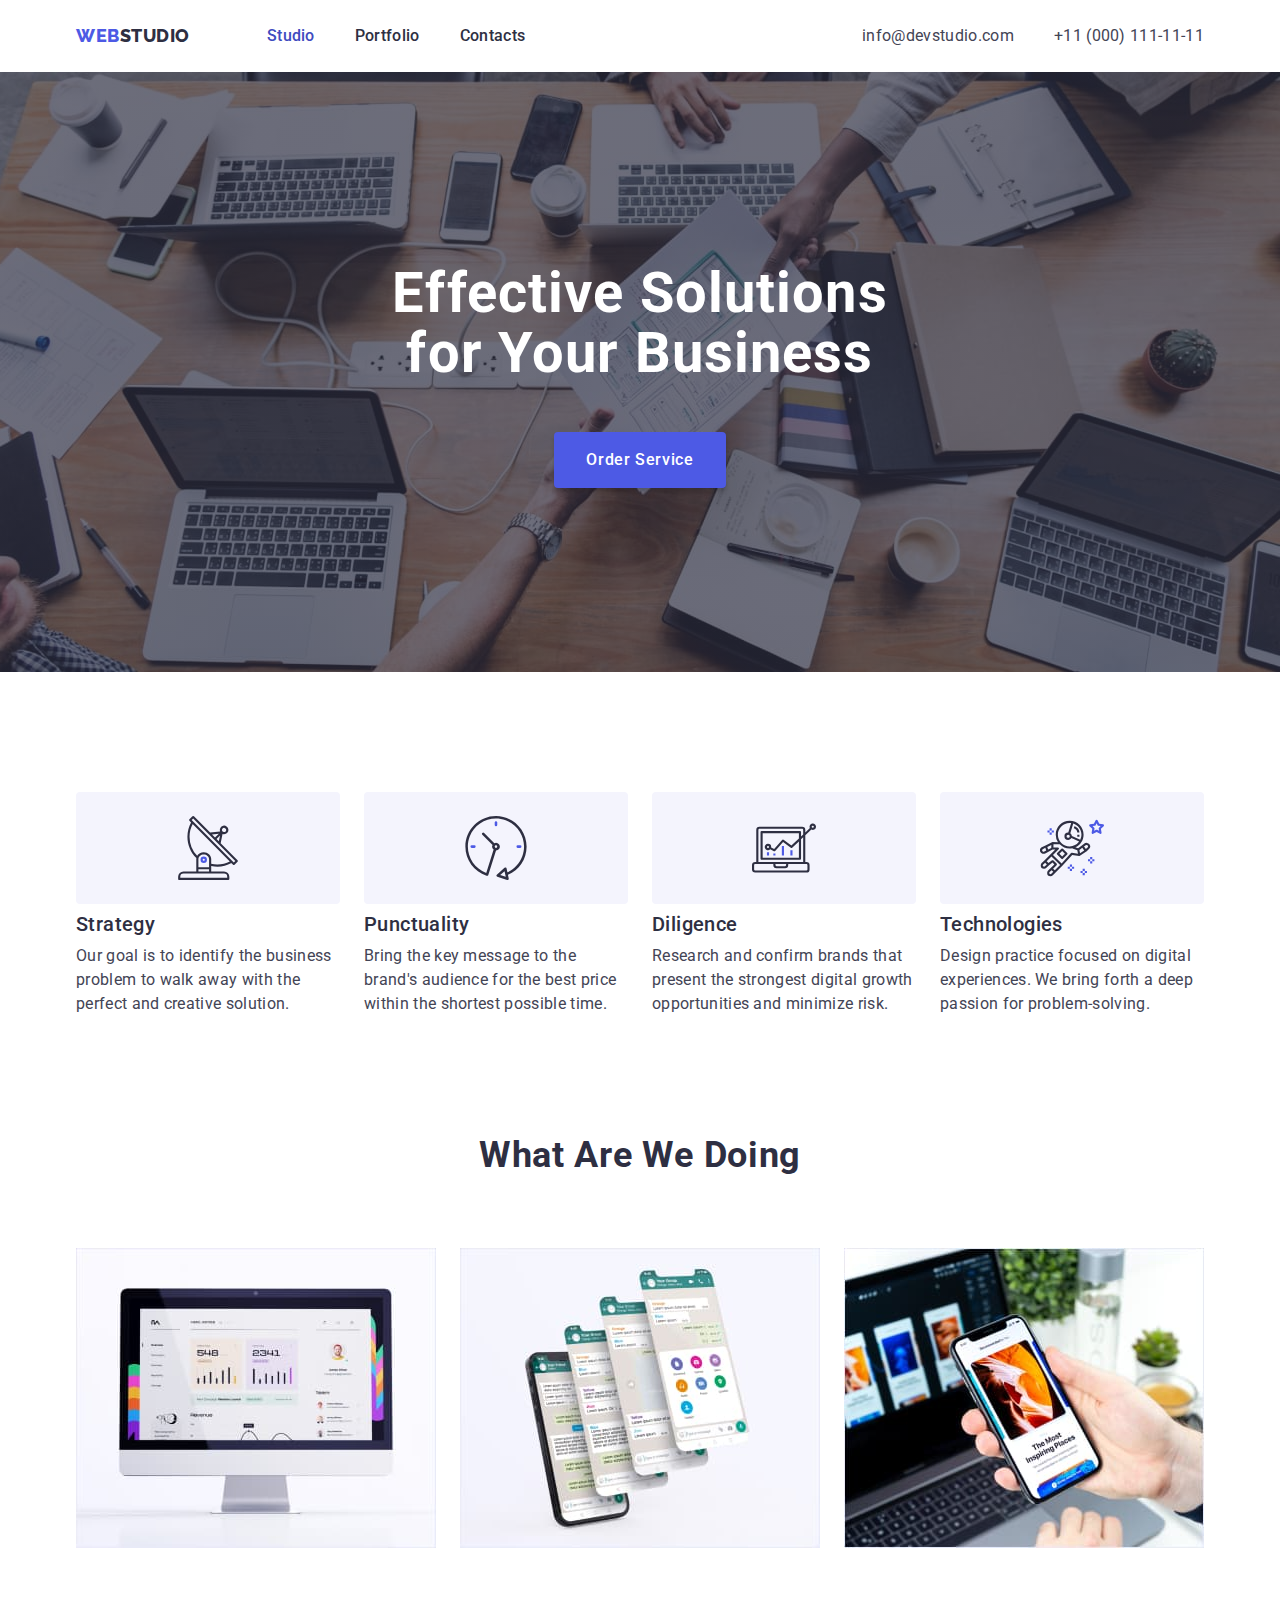
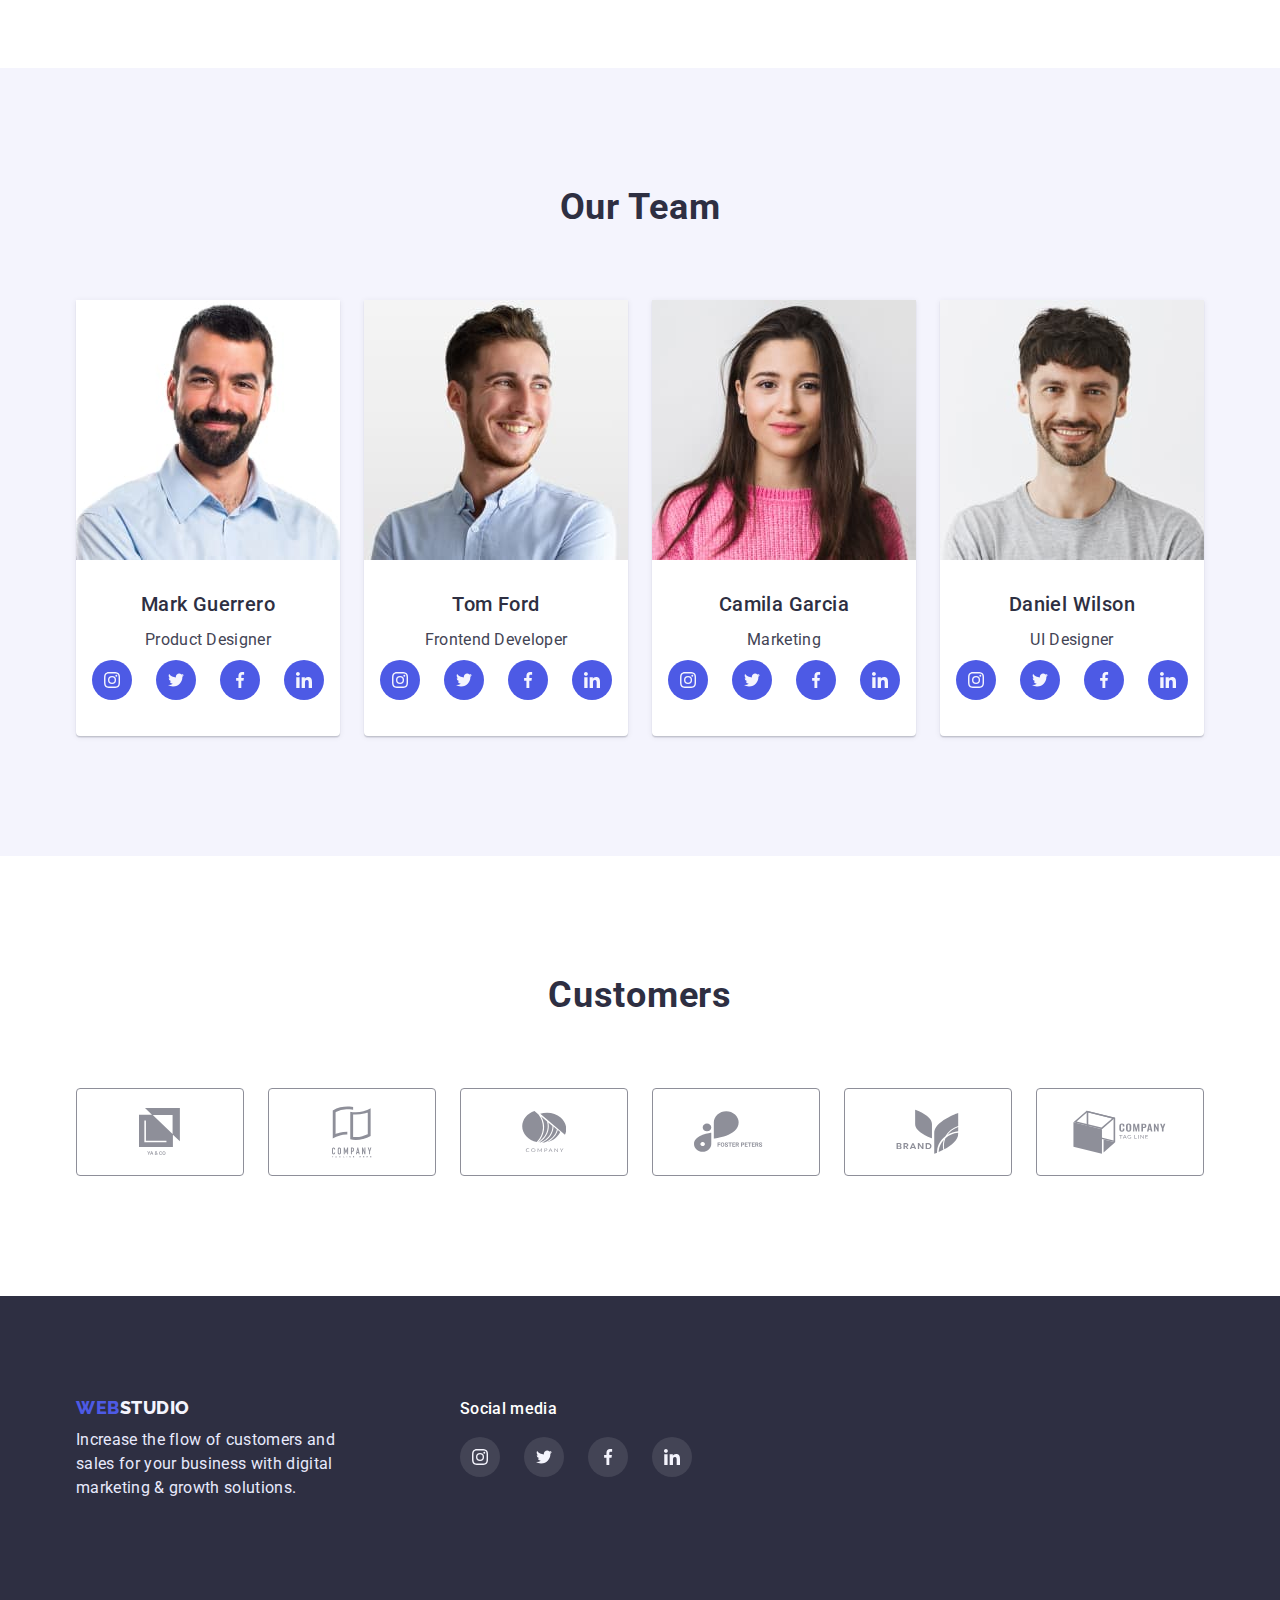
<file: index.html>
<!DOCTYPE html>
<html lang="en">
  <head>
    <meta charset="UTF-8" />
    <meta http-equiv="X-UA-Compatible" content="IE=edge" />
    <meta name="viewport" content="width=<device-width>, initial-scale=1.0" />
    <link rel="preconnect" href="https://fonts.googleapis.com" />
    <link rel="preconnect" href="https://fonts.gstatic.com" crossorigin />
    <link
      href="https://fonts.googleapis.com/css2?family=Raleway:wght@800&family=Roboto:wght@400;500;700&display=swap"
      rel="stylesheet"
    />
    <link
      rel="stylesheet"
      href="https://cdnjs.cloudflare.com/ajax/libs/modern-normalize/1.1.0/modern-normalize.min.css"
    />
    <link rel="stylesheet" href="./css/styles.css" />
    <title>Studio</title>
  </head>

  <body>
    <!-- Header -->
    <header class="header-section">
      <div class="container main-nav">
        <nav class="nav">
          <!-- Logotype -->
          <a href="./index.html" class="logo link"
            >Web<span class="logo-header">Studio</span></a
          >
          <!-- Navigation to other pages -->
          <ul class="site-nav list">
            <li class="item">
              <a href="./index.html" class="link current">Studio</a>
            </li>
            <li class="item">
              <a href="./portfolio.html" class="link">Portfolio</a>
            </li>
            <li class="item">
              <a href="#" class="link">Contacts</a>
            </li>
          </ul>
        </nav>
        <ul class="contacts list">
          <!-- Link to email address  -->
          <li class="item">
            <a href="mailto:info@devstudio.com" class="link"
              >info@devstudio.com</a
            >
          </li>
          <!-- Link to phone number -->
          <li class="item">
            <a href="tel:+110001111111" class="link">+11 (000) 111-11-11</a>
          </li>
        </ul>
      </div>
    </header>
    <!-- Main page content -->
    <main>
      <!-- Main banner (hero)-->
      <section class="hero">
        <div class="container">
          <h1 class="hero-title">Effective Solutions for Your Business</h1>
          <button type="button" class="hero-btn">Order Service</button>
        </div>
      </section>
      <!-- Features -->
      <section class="section features-section">
        <div class="container">
          <h2 class="section-title visually-hidden">Features</h2>
          <ul class="features-list list">
            <li class="item icon-antenna">
              <div class="features-icon">
                <svg class="icon-img">
                  <use href="./images/icons.svg#icon-antenna"></use>
                </svg>
              </div>
              <h3 class="title">Strategy</h3>
              <p class="text">
                Our goal is to identify the business problem to walk away with
                the perfect and creative solution.
              </p>
            </li>
            <li class="item icon-clock">
              <div class="features-icon">
                <svg class="icon-img">
                  <use href="./images/icons.svg#icon-clock"></use>
                </svg>
              </div>
              <h3 class="title">Punctuality</h3>
              <p class="text">
                Bring the key message to the brand's audience for the best price
                within the shortest possible time.
              </p>
            </li>
            <li class="item icon-diagram">
              <div class="features-icon">
                <svg class="icon-img">
                  <use href="./images/icons.svg#icon-diagram"></use>
                </svg>
              </div>
              <h3 class="title">Diligence</h3>
              <p class="text">
                Research and confirm brands that present the strongest digital
                growth opportunities and minimize risk.
              </p>
            </li>
            <li class="item icon-astronaut">
              <div class="features-icon">
                <svg class="icon-img">
                  <use href="./images/icons.svg#icon-astronaut"></use>
                </svg>
              </div>
              <h3 class="title">Technologies</h3>
              <p class="text">
                Design practice focused on digital experiences. We bring forth a
                deep passion for problem-solving.
              </p>
            </li>
          </ul>
        </div>
      </section>
      <!-- What are we doing -->
      <section class="section">
        <div class="container">
          <h2 class="section-title">What are we doing</h2>
          <ul class="work-list list">
            <li class="item">
              <img
                src="./images/img1.jpg"
                alt="the site is displayed on the monitor"
                width="360"
                height="300"
              />
            </li>
            <li class="item">
              <img
                src="./images/img2.jpg"
                alt="image layout for mobile"
                width="360"
                height="300"
              />
            </li>
            <li class="item">
              <img
                src="./images/img3.jpg"
                alt="the site is displayed on a mobile phone"
                width="360"
                height="300"
              />
            </li>
          </ul>
        </div>
      </section>
      <!-- Our Team -->
      <section class="section team-section">
        <div class="container">
          <h2 class="section-title">Our Team</h2>
          <ul class="team-list list">
            <li class="team-list-card">
              <img
                src="./images/foto-mark-guerrero.jpg"
                alt="foto Mark Guerrero"
                width="264"
                height="260"
              />
              <div class="titte-team-card">
                <h3 class="title">Mark Guerrero</h3>
                <p class="text">Product Designer</p>
                <ul class="team-social-list list">
                  <li class="item">
                    <a href="#" class="team-social-link instagram">
                      <svg class="icon-social">
                        <use
                          href="./images/icons.svg#icon-instagram"
                        ></use>
                      </svg>
                    </a>
                  </li>
                  <li class="item">
                    <a href="#" class="team-social-link twitter">
                      <svg class="icon-social">
                        <use href="./images/icons.svg#icon-twitter"></use>
                      </svg>
                    </a>
                  </li>
                  <li class="item">
                    <a href="#" class="team-social-link facebook">
                      <svg class="icon-social">
                        <use
                          href="./images/icons.svg#icon-facebook"
                        ></use>
                      </svg>
                    </a>
                  </li>
                  <li class="item">
                    <a href="#" class="team-social-link linkedin">
                      <svg class="icon-social">
                        <use
                          href="./images/icons.svg#icon-linkedin"
                        ></use>
                      </svg>
                    </a>
                  </li>
                </ul>
              </div>
            </li>
            <li class="team-list-card">
              <img
                src="./images/foto-tom-ford.jpg"
                alt="foto Tom Ford"
                width="264"
                height="260"
              />
              <div class="titte-team-card">
                <h3 class="title">Tom Ford</h3>
                <p class="text">Frontend Developer</p>
                <ul class="team-social-list list">
                  <li>
                    <a href="#" class="team-social-link instagram">
                      <svg class="icon-social">
                        <use
                          href="./images/icons.svg#icon-instagram"
                        ></use>
                      </svg>
                    </a>
                  </li>
                  <li>
                    <a href="#" class="team-social-link twitter">
                      <svg class="icon-social">
                        <use href="./images/icons.svg#icon-twitter"></use>
                      </svg>
                    </a>
                  </li>
                  <li>
                    <a href="#" class="team-social-link facebook">
                      <svg class="icon-social">
                        <use
                          href="./images/icons.svg#icon-facebook"
                        ></use>
                      </svg>
                    </a>
                  </li>
                  <li>
                    <a href="#" class="team-social-link linkedin">
                      <svg class="icon-social">
                        <use
                          href="./images/icons.svg#icon-linkedin"
                        ></use>
                      </svg>
                    </a>
                  </li>
                </ul>
              </div>
            </li>
            <li class="team-list-card">
              <img
                src="./images/foto-camila-garcia.jpg"
                alt="foto Camila Garcia"
                width="264"
                height="260"
              />
              <div class="titte-team-card">
                <h3 class="title">Camila Garcia</h3>
                <p class="text">Marketing</p>
                <ul class="team-social-list list">
                  <li>
                    <a href="#" class="team-social-link instagram">
                      <svg class="icon-social">
                        <use
                          href="./images/icons.svg#icon-instagram"
                        ></use>
                      </svg>
                    </a>
                  </li>
                  <li>
                    <a href="#" class="team-social-link twitter">
                      <svg class="icon-social">
                        <use href="./images/icons.svg#icon-twitter"></use>
                      </svg>
                    </a>
                  </li>
                  <li>
                    <a href="#" class="team-social-link facebook">
                      <svg class="icon-social">
                        <use
                          href="./images/icons.svg#icon-facebook"
                        ></use>
                      </svg>
                    </a>
                  </li>
                  <li>
                    <a href="#" class="team-social-link linkedin">
                      <svg class="icon-social">
                        <use
                          href="./images/icons.svg#icon-linkedin"
                        ></use>
                      </svg>
                    </a>
                  </li>
                </ul>
              </div>
            </li>
            <li class="team-list-card">
              <img
                src="./images/foto-daniel-wilson.jpg"
                alt="foto Daniel Wilson"
                width="264"
                height="260"
              />
              <div class="titte-team-card">
                <h3 class="title">Daniel Wilson</h3>
                <p class="text">UI Designer</p>
                <ul class="team-social-list list">
                  <li>
                    <a href="#" class="team-social-link instagram">
                      <svg class="icon-social">
                        <use
                          href="./images/icons.svg#icon-instagram"
                        ></use>
                      </svg>
                    </a>
                  </li>
                  <li>
                    <a href="#" class="team-social-link twitter">
                      <svg class="icon-social">
                        <use href="./images/icons.svg#icon-twitter"></use>
                      </svg>
                    </a>
                  </li>
                  <li>
                    <a href="#" class="team-social-link facebook">
                      <svg class="icon-social">
                        <use
                          href="./images/icons.svg#icon-facebook"
                        ></use>
                      </svg>
                    </a>
                  </li>
                  <li>
                    <a href="#" class="team-social-link linkedin">
                      <svg class="icon-social">
                        <use
                          href="./images/icons.svg#icon-linkedin"
                        ></use>
                      </svg>
                    </a>
                  </li>
                </ul>
              </div>
            </li>
          </ul>
        </div>
      </section>
      <section class="section">
        <div class="container">
          <h2 class="section-title">Customers</h2>
          <ul class="company-list list">
            <li class="company-item">
              <a class="company-link link" href="">
                <svg class="company-icon" width="41" height="47">
                  <use href="./images/icons.svg#icon-company-ya-co"></use>
                </svg>
              </a>
            </li>
            <li class="company-item">
              <a class="company-link link" href="">
                <svg class="company-icon" width="40" height="52">
                  <use
                    href="./images/icons.svg#icon-company-tagline-here"
                  ></use>
                </svg>
              </a>
            </li>
            <li class="company-item">
              <a class="company-link link" href="">
                <svg class="company-icon" width="44" height="41">
                  <use
                    href="./images/icons.svg#icon-company-company"
                  ></use>
                </svg>
              </a>
            </li>
            <li class="company-item">
              <a class="company-link link" href="">
                <svg class="company-icon" width="84" height="41">
                  <use
                    href="./images/icons.svg#icon-company-foster-peters"
                  ></use>
                </svg>
              </a>
            </li>
            <li class="company-item">
              <a class="company-link link" href="">
                <svg class="company-icon" width="63" height="45">
                  <use
                    href="./images/icons.svg#icon-company-brand"
                  ></use>
                </svg>
              </a>
            </li>
            <li class="company-item">
              <a class="company-link link" href="">
                <svg class="company-icon" width="93" height="44">
                  <use href="./images/icons.svg#icon-company-tag-line"></use>
                </svg>
              </a>
            </li>
          </ul>
        </div>
      </section>
    </main>
    <!-- Footer -->
    <footer class="footer">
      <div class="container footer-container">
        <div class="footer-block">
          <!-- Logotype -->
          <a href="./index.html" class="logo link"
            >Web<span class="logo-footer">Studio</span></a
          >
          <p class="text">
            Increase the flow of customers and sales for your business with
            digital marketing & growth solutions.
          </p>
        </div>
        <div class="footer-social-block">
          <h2 class="social-link-title">Social media</h2>
          <ul class="footer-social-list list">
            <li>
              <a href="#" class="footer-social-link instagram">
                <svg class="footer-icon-social">
                  <use href="./images/icons.svg#icon-instagram"></use>
                </svg>
              </a>
            </li>
            <li>
              <a href="#" class="footer-social-link twitter">
                <svg class="footer-icon-social">
                  <use href="./images/icons.svg#icon-twitter"></use>
                </svg>
              </a>
            </li>
            <li>
              <a href="#" class="footer-social-link facebook">
                <svg class="footer-icon-social">
                  <use href="./images/icons.svg#icon-facebook"></use>
                </svg>
              </a>
            </li>
            <li>
              <a href="#" class="footer-social-link linkedin">
                <svg class="footer-icon-social">
                  <use href="./images/icons.svg#icon-linkedin"></use>
                </svg>
              </a>
            </li>
          </ul>
        </div>
      </div>
    </footer>
  </body>
</html>
</file>
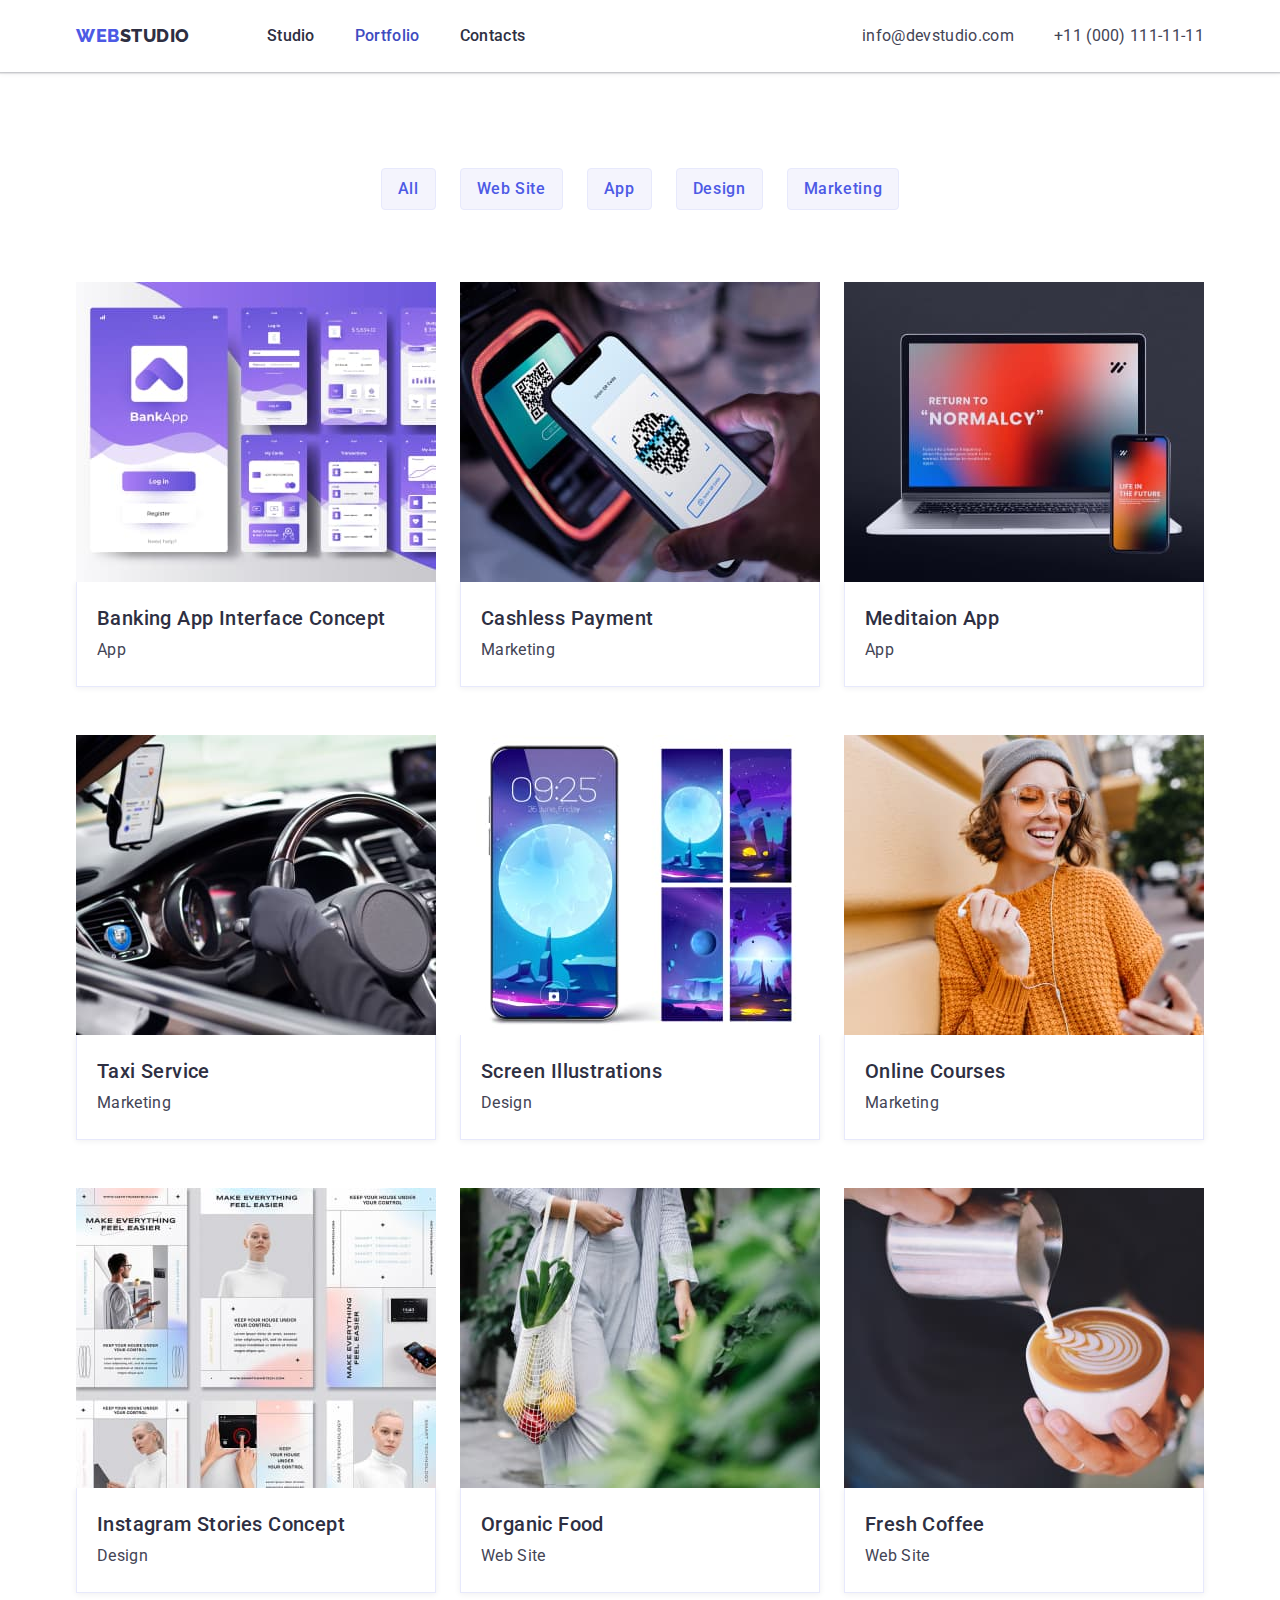
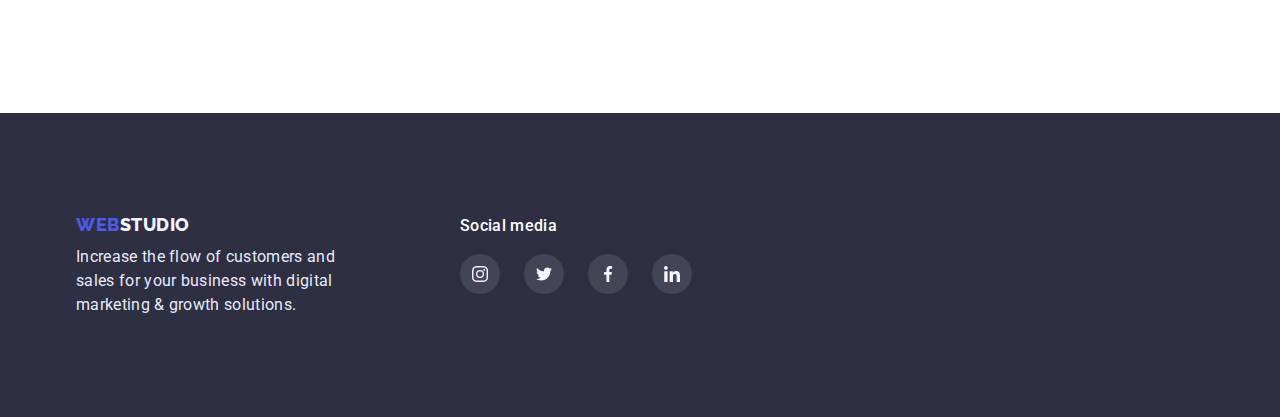
<file: portfolio.html>
<!DOCTYPE html>
<html lang="en">
  <head>
    <meta charset="UTF-8" />
    <meta http-equiv="X-UA-Compatible" content="IE=edge" />
    <meta name="viewport" content="width=<device-width>, initial-scale=1.0" />
    <link rel="preconnect" href="https://fonts.googleapis.com" />
    <link rel="preconnect" href="https://fonts.gstatic.com" crossorigin />
    <link
      href="https://fonts.googleapis.com/css2?family=Raleway:wght@800&family=Roboto:wght@400;500;700&display=swap"
      rel="stylesheet"
    />
    <link
      rel="stylesheet"
      href="https://cdnjs.cloudflare.com/ajax/libs/modern-normalize/1.1.0/modern-normalize.min.css"
    />
    <link rel="stylesheet" href="./css/styles.css" />
    <title>Portfolio</title>
  </head>

  <body>
    <!-- Header -->
    <header class="header-section">
      <div class="container main-nav">
        <nav class="nav">
          <!-- Logotype -->
          <a href="./index.html" class="logo link"
            >Web<span class="logo-header">Studio</span></a
          >
          <!-- Navigation to other pages -->
          <ul class="site-nav list">
            <li class="item">
              <a href="./index.html" class="link">Studio</a>
            </li>
            <li class="item">
              <a href="./portfolio.html" class="link  current">Portfolio</a>
            </li>
            <li class="item">
              <a href="#" class="link">Contacts</a>
            </li>
          </ul>
        </nav>
        <ul class="contacts list">
          <!-- Link to email address  -->
          <li class="item">
            <a href="mailto:info@devstudio.com" class="link"
              >info@devstudio.com</a
            >
          </li>
          <!-- Link to phone number -->
          <li  class="item">
            <a href="tel:+110001111111" class="link">+11 (000) 111-11-11</a>
          </li>
        </ul>
      </div>
    </header>
    <!-- Main page content -->
    <main>
      <section class="section portfolio-section">
        <div class="container">
          <h1 class="visually-hidden">Portfolio</h1>
          <ul class="site-filter list">
            <li class="item">
              <button type="button" class="button">All</button>
            </li>
            <li class="item">
              <button type="button" class="button">Web Site</button>
            </li>
            <li class="item">
              <button type="button" class="button">App</button>
            </li>
            <li class="item">
              <button type="button" class="button">Design</button>
            </li>
            <li class="item">
              <button type="button" class="button">Marketing</button>
            </li>
          </ul>
          <ul class="portfolio-list list">
            <li class="item">
              <a href="#" class="link portfolio-card">
                <img
                  src="./images/banking-app-interface-concept.jpg"
                  alt="seven tabs of the bank's mobile application"
                  width="360"
                  height="300"
                />
                <div class="titte-card">
                  <h2 class="title">Banking App Interface Concept</h2>
                  <p class="text">App</p>
                </div>
              </a>
            </li>
            <li class="item">
              <a href="#" class="link portfolio-card">
                <img
                  src="./images/cashless-payment.jpg"
                  alt="mobile app with qr code on screen"
                  width="360"
                  height="300"
                />
                <div class="titte-card">
                  <h2 class="title">Cashless Payment</h2>
                  <p class="text">Marketing</p>
                </div>
              </a>
            </li>
            <li class="item">
              <a href="#" class="link portfolio-card">
                <img
                  src="./images/meditaion-app.jpg"
                  alt="Laptop and mobile phone with the start page of the applicatoin"
                  width="360"
                  height="300"
                />
                <div class="titte-card">
                  <h2 class="title">Meditaion App</h2>
                  <p class="text">App</p>
                </div>
              </a>
            </li>
            <li class="item">
              <a href="#" class="link portfolio-card">
                <img
                  src="./images/taxi-service.jpg"
                  alt="Wheel and instrument panel in the car"
                  width="360"
                  height="300"
                />
                <div class="titte-card">
                  <h2 class="title">Taxi Service</h2>
                  <p class="text">Marketing</p>
                </div>
              </a>
            </li>
            <li class="item">
              <a href="#" class="link portfolio-card">
                <img
                  src="./images/screen-illustrations.jpg"
                  alt="Five mobile screensavers"
                  width="360"
                  height="300"
                />
                <div class="titte-card">
                  <h2 class="title">Screen Illustrations</h2>
                  <p class="text">Design</p>
                </div>
              </a>
            </li>
            <li class="item">
              <a href="#" class="link portfolio-card">
                <img
                  src="./images/online-courses.jpg"
                  alt="Girl with phone and headphones in her hand"
                  width="360"
                  height="300"
                />
                <div class="titte-card">
                  <h2 class="title">Online Courses</h2>
                  <p class="text">Marketing</p>
                </div>
              </a>
            </li>
            <li class="item">
              <a href="#" class="link portfolio-card">
                <img
                  src="./images/instagram-stories-concept.jpg"
                  alt="Post pages for instagram"
                  width="360"
                  height="300"
                />
                <div class="titte-card">
                  <h2 class="title">Instagram Stories Concept</h2>
                  <p class="text">Design</p>
                </div>
              </a>
            </li>
            <li class="item">
              <a href="#" class="link portfolio-card">
                <img
                  src="./images/organic-food.jpg"
                  alt="Bag with vegetables"
                  width="360"
                  height="300"
                />
                <div class="titte-card">
                  <h2 class="title">Organic Food</h2>
                  <p class="text">Web Site</p>
                </div>
              </a>
            </li>
            <li class="item">
              <a href="#" class="link portfolio-card">
                <img
                  src="./images/fresh-coffee.jpg"
                  alt="Cup of coffee"
                  width="360"
                  height="300"
                />
                <div class="titte-card">
                  <h2 class="title">Fresh Coffee</h2>
                  <p class="text">Web Site</p>
                </div>
              </a>
            </li>
          </ul>
        </div>
      </section>
    </main>
    <!-- Footer -->
    <footer class="footer">
      <div class="container footer-container">
        <div class="footer-block">
          <!-- Logotype -->
          <a href="./index.html" class="logo link"
            >Web<span class="logo-footer">Studio</span></a
          >
          <p class="text">
            Increase the flow of customers and sales for your business with
            digital marketing & growth solutions.
          </p>
        </div>
        <div class="footer-social-block">
          <h2 class="social-link-title">Social media</h2>
          <ul class="footer-social-list list">
            <li>
              <a href="#" class="footer-social-link instagram">
                <svg class="footer-icon-social">
                  <use href="./images/icons.svg#icon-instagram"></use>
                </svg>
              </a>
            </li>
            <li>
              <a href="#" class="footer-social-link twitter">
                <svg class="footer-icon-social">
                  <use href="./images/icons.svg#icon-twitter"></use>
                </svg>
              </a>
            </li>
            <li>
              <a href="#" class="footer-social-link facebook">
                <svg class="footer-icon-social">
                  <use href="./images/icons.svg#icon-facebook"></use>
                </svg>
              </a>
            </li>
            <li>
              <a href="#" class="footer-social-link linkedin">
                <svg class="footer-icon-social">
                  <use href="./images/icons.svg#icon-linkedin"></use>
                </svg>
              </a>
            </li>
          </ul>
        </div>
      </div>
    </footer>
  </body>
</html>
</file>
<file: css/styles.css>
html {
  box-sizing: border-box;
}
*,
*::before,
*::after {
  box-sizing: border-box;
}
:root {
  --primary-font: "Roboto", sans-serif;
  --secondary-font: "Raleway", sans-serif;
  --primary-text: #434455;
  --primary-title: #2e2f42;
  --accent: #4d5ae5;
  --pressed-state: #404bbf;
  --white-hero-text: #ffffff;
  --light-mode-backgrounds: #f4f4fd;
}
h1,
h2,
h3,
p {
  margin-top: 0;
  margin-bottom: 0;
}
ul,
ol {
  margin-top: 0;
  margin-bottom: 0;
  padding-left: 0;
}
img {
  display: block;
  max-width: 100%;
  height: auto;
}
button {
  cursor: pointer;
  font-family: inherit;
  font-size: inherit;
  border: none;
}
.list {
  list-style: none;
  padding: 0;
  margin: 0;
}
.link {
  text-decoration: none;
}
.section {
  padding-top: 120px;
  padding-bottom: 120px;
}
.container {
  margin-left: auto;
  margin-right: auto;
  width: 1158px;
  padding-left: 15px;
  padding-right: 15px;
}
body {
  font-family: var(--primary-font);
  font-size: 16px;
  color: var(--primary-text);
}
/* ========== Header ========== */
.logo {
  font-family: var(--secondary-font);
  font-weight: 800;
  font-size: 18px;
  line-height: 1.33;
  letter-spacing: 0.03em;
  text-transform: uppercase;
  color: var(--accent);
}
.logo-header {
  color: var(--primary-title);
}
.site-nav .link {
  font-weight: 500;
  font-size: 16px;
  line-height: 1.5;
  letter-spacing: 0.02em;
  color: var(--primary-title);
}
.site-nav .link:hover,
.site-nav .link:focus {
  color: var(--pressed-state);
}
.site-nav .link:active {
  color: var(--pressed-state);
}
.site-nav .link.current {
  color: var(--pressed-state);
}
.contacts .link {
  line-height: 1.5;
  letter-spacing: 0.02em;
  color: var(--primary-text);
}
.contacts .link:hover,
.contacts .link:focus {
  color: var(--pressed-state);
}
.main-nav {
  display: flex;
  align-items: center;
}
.nav {
  display: flex;
  align-items: center;
}
.contacts {
  display: flex;
  margin-left: auto;
}
.contacts .item + .item {
  margin-left: 40px;
}
.site-nav {
  display: flex;
  margin-left: 77px;
}
.site-nav .item {
  margin-right: 40px;
}
.site-nav .item:last-child {
  margin-right: 0;
}
.site-nav .link {
  display: block;
  padding-top: 24px;
  padding-bottom: 24px;
}
.header-section {
  box-shadow: 0px 2px 1px rgba(46, 47, 66, 0.08),
    0px 1px 1px rgba(46, 47, 66, 0.16), 0px 1px 6px rgba(46, 47, 66, 0.08);
}
/* ========== Main banner (hero) ==========*/
.hero {
  max-width: 1440px;
  height: 600px;
  margin-left: auto;
  margin-right: auto;
  background-position: center;
  background-image: linear-gradient(
      to right,
      rgba(46, 47, 66, 0.7),
      rgba(46, 47, 66, 0.7)
    ),
    url(../images/people-office.jpg);

  background-color: var(--primary-title);
  padding-top: 192px;
  padding-bottom: 192px;
  text-align: center;
}
.hero .hero-title {
  max-width: 500px;
  margin: 0 auto 48px auto;
  font-weight: 700;
  font-size: 56px;
  line-height: 1.07;
  letter-spacing: 0.02em;
  color: var(--white-hero-text);
}
.hero .hero-btn {
  display: inline-block;
  padding: 16px 32px;
  text-align: center;
  font-weight: 500;
  line-height: 1.5;
  letter-spacing: 0.04em;
  color: var(--white-hero-text);
  background-color: var(--accent);
  box-shadow: 0px 4px 4px rgba(0, 0, 0, 0.15);
  border-radius: 4px;
}
.hero .hero-btn:hover,
.hero .hero-btn:focus {
  background-color: var(--accent);
  box-shadow: 0px 1px 6px rgba(46, 47, 66, 0.08),
    0px 1px 1px rgba(46, 47, 66, 0.16), 0px 2px 1px rgba(46, 47, 66, 0.08);
  border-radius: 4px;
}
.hero .hero-btn:active {
  background-color: var(--pressed-state);
  box-shadow: 0px 4px 4px rgba(0, 0, 0, 0.15);
  border-radius: 4px;
}
/* ========== Features ========== */
.features-section {
  padding-bottom: 0;
}
.features-list {
  display: flex;
  flex-wrap: wrap;
  gap: 24px;
}
.features-list .item {
  flex-basis: calc((100% - 3 * 24px) / 4);
}
.features-icon {
  display: flex;
  align-items: center;
  justify-content: center;
  margin-bottom: 8px;
  background-color: #f4f4fd;
  border-radius: 4px;
  height: 112px;
}
.icon-img {
  width: 64px;
  height: 64px;
}
/* .features-list .item::before {
  display: block;
  content: "";
  height: 112px;
  background-repeat: no-repeat;
  background-position: center;
  background-color: #f4f4fd;
  border-radius: 4px;
}
.icon-antenna::before {
  background-image: url(../images/antenna.svg);
}
.icon-clock::before {
  background-image: url(../images/clock.svg);
}
.icon-diagram::before {
  background-image: url(../images/diagram.svg);
}
.icon-astronaut::before {
  background-image: url(../images/astronaut.svg);
} */
.section-title {
  margin-top: 0;
  margin-bottom: 72px;
  font-weight: 700;
  font-size: 36px;
  line-height: 1.11;
  letter-spacing: 0.02em;
  text-align: center;
  text-transform: capitalize;
  color: var(--primary-title);
}
.visually-hidden {
  position: absolute;
  white-space: nowrap;
  width: 1px;
  height: 1px;
  overflow: hidden;
  border: 0;
  padding: 0;
  clip: rect(0 0 0 0);
  clip-path: inset(50%);
  margin: -1px;
}
.features-list .title {
  margin-top: 0;
  margin-bottom: 8px;
  font-weight: 500;
  font-size: 20px;
  line-height: 1.2;
  letter-spacing: 0.02em;
  color: var(--primary-title);
}
.features-list .text {
  line-height: 1.5;
  letter-spacing: 0.02em;
}
/* ========== What are we doing ========== */
.work-list {
  display: flex;
  flex-wrap: wrap;
  gap: 24px;
}
.work-list .item {
  flex-basis: calc((100% - 2 * 24px) / 3);
}
/* =========== Our Team section =========== */
.team-section {
  background-color: var(--light-mode-backgrounds);
}
.team-list {
  display: flex;
  gap: 24px;
}
.team-list-card {
  flex-basis: calc((100% - 3 * 24px) / 4);
  background-color: var(--white-hero-text);
  box-shadow: 0px 1px 6px rgba(46, 47, 66, 0.08),
    0px 1px 1px rgba(46, 47, 66, 0.16), 0px 2px 1px rgba(46, 47, 66, 0.08);
  border-radius: 0px 0px 4px 4px;
}
.titte-team-card {
  padding: 32px 16px 36px 16px;
}
.team-list .title {
  margin-top: 0;
  margin-bottom: 12px;
  font-weight: 500;
  font-size: 20px;
  line-height: 1.2;
  letter-spacing: 0.02em;
  text-align: center;
  color: var(--primary-title);
}
.team-list .text {
  margin-top: 0;
  margin-bottom: 8px;
  line-height: 1.5;
  letter-spacing: 0.02em;
  text-align: center;
}
.team-social-list {
  display: flex;
  align-items: center;
  gap: 24px;
  /* padding-top: 4px;
  padding-bottom: 4px; */
}
.team-social-list .item {
  flex-basis: calc((100% - 3 * 24px) / 4);
}
.team-social-link {
  display: flex;
  align-items: center;
  justify-content: center;
  height: 40px;
  width: 40px;
  background-color: var(--accent);
  border-radius: 50%;
}
.team-social-link:hover,
.team-social-link:focus {
  background-color: var(--pressed-state);
}
.icon-social {
  width: 16px;
  height: 16px;
}
/* .team-social-link.instagram {
  background-image: url(../images/instagram.svg);
}
.team-social-link.twitter {
  background-image: url(../images/twitter.svg);
}
.team-social-link.facebook {
  background-image: url(../images/facebook.svg);
}
.team-social-link.linkedin {
  background-image: url(../images/linkedin.svg);
}

/* ========== company-icon =========== */
.company-list {
  display: flex;
  gap: 24px;
}
.company-item {
  flex-basis: calc((100% - 5 * 24px) / 6);
}
.company-link {
  display: flex;
  align-items: center;
  justify-content: center;
  color: #8e8f99;
  height: 88px;
  border: 1px solid #8e8f99;
  border-radius: 4px;
}
.company-link:hover,
.company-link:focus {
  fill: var(--pressed-state);
  border: 1px solid var(--pressed-state);
}
.company-link:hover .company-icon {
  fill: var(--pressed-state);
}
.company-link:focus .company-icon {
  fill: var(--pressed-state);
}
/* .company-icon:hover,
.company-icon:focus {
  fill: var(--pressed-state);
} */
.company-icon {
  fill: currentColor;
}

/* footer */
footer {
  background-color: var(--primary-title);
  padding: 100px 0px;
}
.footer-container {
  display: flex;
  align-items: baseline;
}
.logo-footer {
  color: #f4f4fd;
}
.footer .logo {
  display: inline-block;
  margin-top: 0;
  margin-bottom: 8px;
}
.footer .text {
  line-height: 1.5;
  letter-spacing: 0.02em;
  color: #e7e9fc;
}
.footer-block {
  width: 264px;
  margin-right: 120px;
}
/* .footer-social-block {
  width: 208px;
} */
.social-link-title {
  margin-bottom: 16px;
  font-weight: 500;
  font-size: 16px;
  line-height: 1.5;
  letter-spacing: 0.02em;
  color: var(--white-hero-text);
}
.footer-social-list {
  display: flex;
  align-items: center;
  gap: 24px;
}
.footer-social-link {
  display: flex;
  align-items: center;
  justify-content: center;
  height: 40px;
  width: 40px;
  background-color: rgba(255, 255, 255, 0.1);
  border-radius: 50%;
}
.footer-social-link:hover,
.footer-social-link:focus {
  background-color: #31d0aa;
}
.footer-icon-social {
  width: 16px;
  height: 16px;
}
/* ========== Portfolio =========== */
.portfolio-section {
  padding-top: 96px;
}
.site-filter {
  display: flex;
  margin-bottom: 72px;
  align-items: center;
  justify-content: center;
}
.site-filter .item {
  margin-right: 24px;
}
.site-filter .item:last-child {
  margin-right: 0;
}
.site-filter .button {
  display: inline-block;
  padding: 8px 16px;
  font-weight: 500;
  text-align: center;
  line-height: 1.5;
  letter-spacing: 0.04em;
  color: var(--accent);
  background-color: #f4f4fd;
  border: 1px solid #e7e9fc;
  border-radius: 4px;
}
.site-filter .button:hover,
.site-filter .button:focus {
  color: var(--white-hero-text);
  background-color: var(--accent);
  box-shadow: 0px 3px 1px rgba(0, 0, 0, 0.1), 0px 2px 1px rgba(0, 0, 0, 0.08),
    0px 2px 2px rgba(0, 0, 0, 0.12);
  border: 1px solid var(--accent);
  border-radius: 4px;
}
.portfolio-list {
  display: flex;
  flex-wrap: wrap;
  row-gap: 48px;
  column-gap: 24px;
}
.portfolio-list .item {
  flex-basis: calc((100% - 2 * 24px) / 3);
}
.portfolio-list .titte-card {
  padding: 24px 20px;
  border: 1px solid #e7e9fc;
  box-shadow: 0px 1px 6px rgba(46, 47, 66, 0.08);
  border-top: none;
}
.portfolio-list .item:hover,
.portfolio-list .item:focus {
  /* border: 0.5px solid #f4f4fd; */
  box-shadow: 0px 1px 6px rgba(46, 47, 66, 0.08),
    0px 1px 1px rgba(46, 47, 66, 0.16), 0px 2px 1px rgba(46, 47, 66, 0.08);
}
.portfolio-list .title {
  margin-top: 0;
  margin-bottom: 8px;

  font-weight: 500;
  font-size: 20px;
  line-height: 1.2;
  letter-spacing: 0.02em;
  color: var(--primary-title);
}
.portfolio-list .text {
  margin-top: 0;
  line-height: 1.5;
  letter-spacing: 0.02em;
  color: var(--primary-text);
}
</file>
